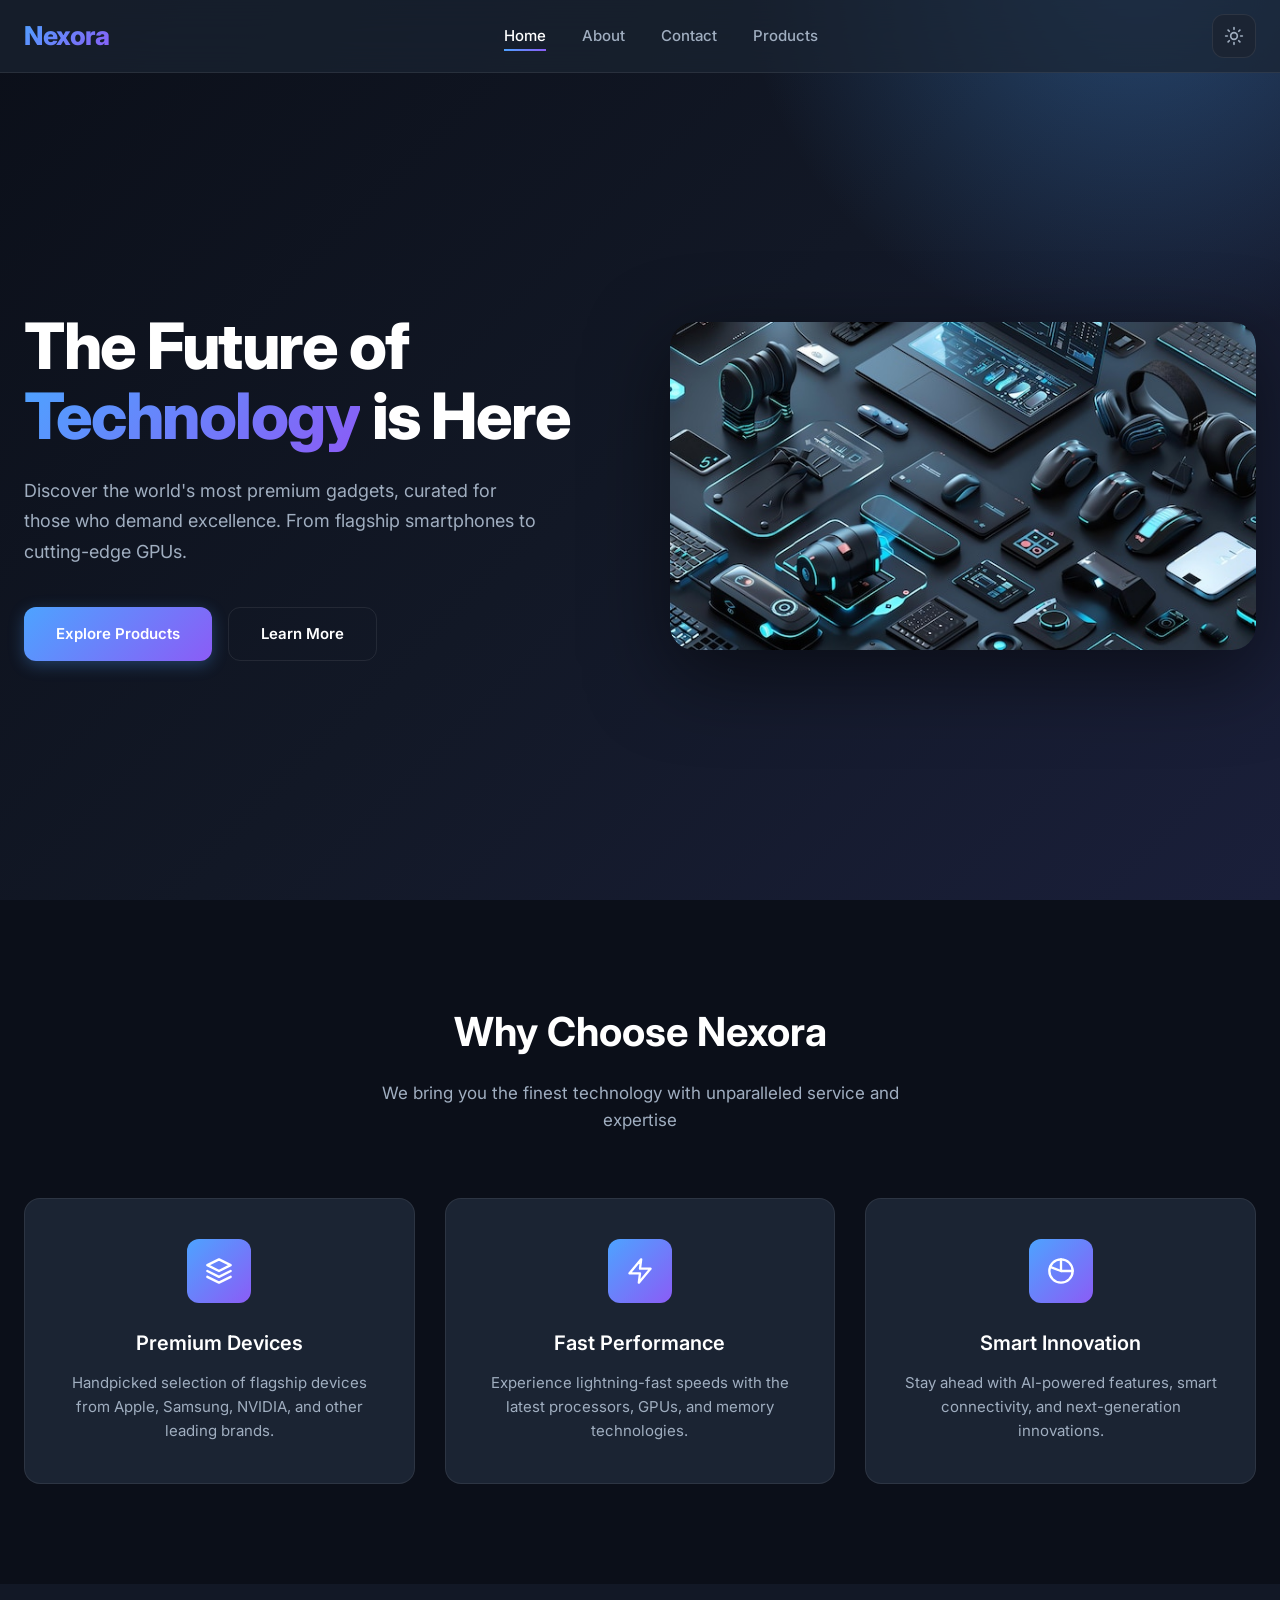
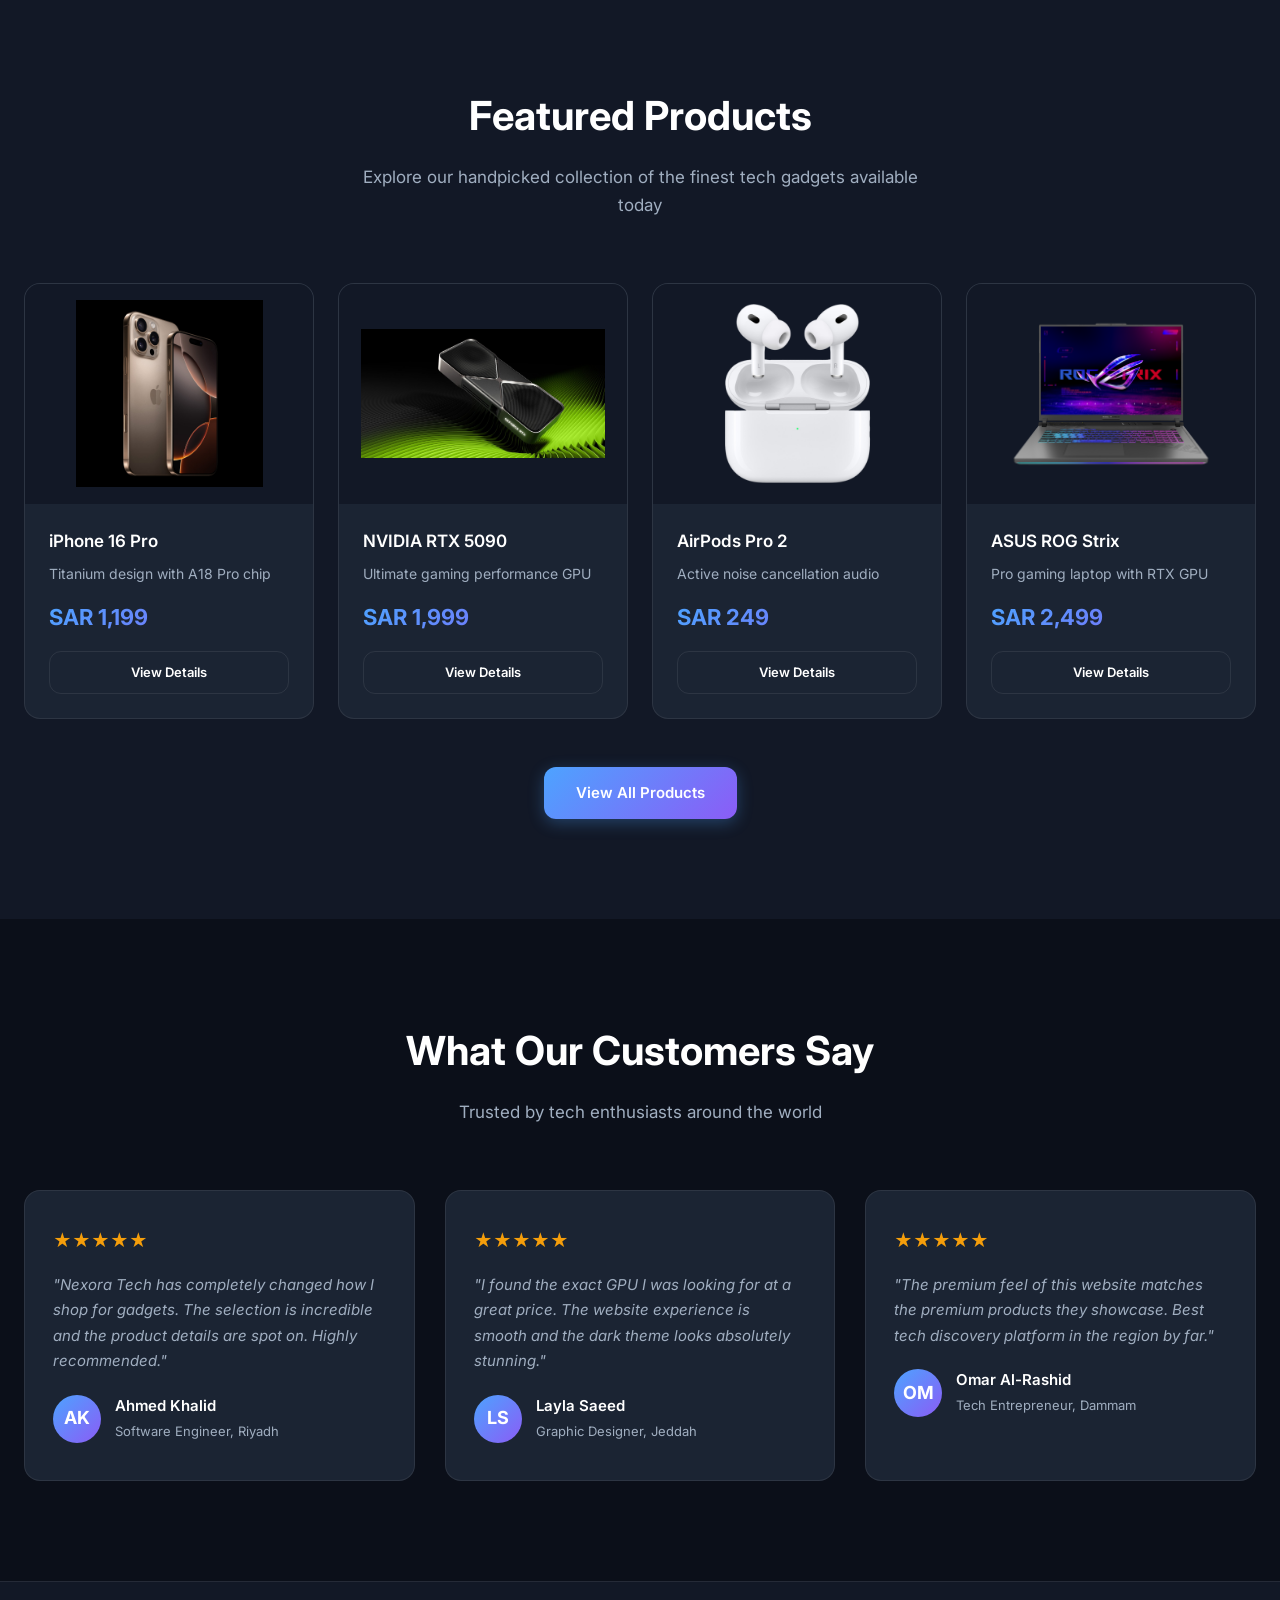
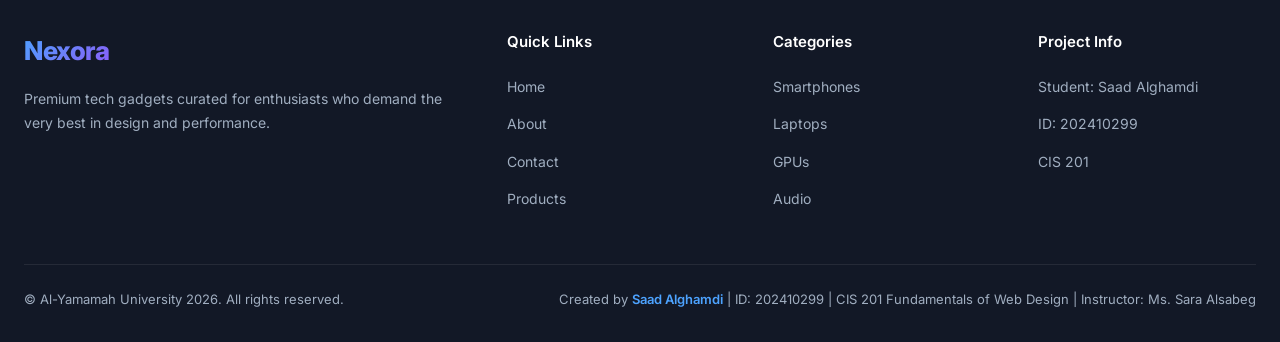
<file: index.html>
<!DOCTYPE html>
<html lang="en">
<head>
  <meta charset="UTF-8">
  <meta name="viewport" content="width=device-width, initial-scale=1.0">
  <title>Nexora Tech - Premium Gadgets</title>
  <link rel="stylesheet" href="MyStyle.css">
</head>
<body>

  <div class="page-loader">
    <div class="loader-spinner"></div>
  </div>

  <nav class="navbar">
    <div class="container">
      <a href="index.html" class="logo">Nexora</a>
      <ul class="nav-links" id="nav-links">
        <li><a href="index.html">Home</a></li>
        <li><a href="about.html">About</a></li>
        <li><a href="contact.html">Contact</a></li>
        <li><a href="product.html">Products</a></li>
      </ul>
      <div class="nav-actions">
        <button class="theme-toggle" id="theme-toggle" aria-label="Toggle theme">
          <svg xmlns="http://www.w3.org/2000/svg" width="20" height="20" viewBox="0 0 24 24" fill="none" stroke="currentColor" stroke-width="2" stroke-linecap="round" stroke-linejoin="round"><circle cx="12" cy="12" r="4"></circle><path d="M12 2v2"></path><path d="M12 20v2"></path><path d="m4.93 4.93 1.41 1.41"></path><path d="m17.66 17.66 1.41 1.41"></path><path d="M2 12h2"></path><path d="M20 12h2"></path><path d="m6.34 17.66-1.41 1.41"></path><path d="m19.07 4.93-1.41 1.41"></path></svg>
        </button>
        <button class="mobile-menu-btn" id="mobile-menu-btn" aria-label="Menu">
          <svg xmlns="http://www.w3.org/2000/svg" width="24" height="24" viewBox="0 0 24 24" fill="none" stroke="currentColor" stroke-width="2" stroke-linecap="round" stroke-linejoin="round"><line x1="4" y1="6" x2="20" y2="6"></line><line x1="4" y1="12" x2="20" y2="12"></line><line x1="4" y1="18" x2="20" y2="18"></line></svg>
        </button>
      </div>
    </div>
  </nav>

  <section class="hero">
    <div class="container">
      <div class="hero-content fade-in">
        <h1>The Future of <span>Technology</span> is Here</h1>
        <p>Discover the world's most premium gadgets, curated for those who demand excellence. From flagship smartphones to cutting-edge GPUs.</p>
        <div class="hero-buttons">
          <a href="product.html" class="btn btn-primary">Explore Products</a>
          <a href="about.html" class="btn btn-outline">Learn More</a>
        </div>
      </div>
      <div class="hero-image fade-in stagger-2">
        <img src="images/renamed/hero-bg.png" alt="Premium Tech Collection">
      </div>
    </div>
  </section>

  <section class="section">
    <div class="container">
      <div class="section-header fade-in">
        <h2>Why Choose Nexora</h2>
        <p>We bring you the finest technology with unparalleled service and expertise</p>
      </div>
      <div class="features-grid">
        <div class="feature-card fade-in stagger-1">
          <div class="feature-icon">
            <svg xmlns="http://www.w3.org/2000/svg" width="28" height="28" viewBox="0 0 24 24" fill="none" stroke="currentColor" stroke-width="2" stroke-linecap="round" stroke-linejoin="round"><path d="M12 2L2 7l10 5 10-5-10-5z"></path><path d="M2 17l10 5 10-5"></path><path d="M2 12l10 5 10-5"></path></svg>
          </div>
          <h3>Premium Devices</h3>
          <p>Handpicked selection of flagship devices from Apple, Samsung, NVIDIA, and other leading brands.</p>
        </div>
        <div class="feature-card fade-in stagger-2">
          <div class="feature-icon">
            <svg xmlns="http://www.w3.org/2000/svg" width="28" height="28" viewBox="0 0 24 24" fill="none" stroke="currentColor" stroke-width="2" stroke-linecap="round" stroke-linejoin="round"><polygon points="13 2 3 14 12 14 11 22 21 10 12 10 13 2"></polygon></svg>
          </div>
          <h3>Fast Performance</h3>
          <p>Experience lightning-fast speeds with the latest processors, GPUs, and memory technologies.</p>
        </div>
        <div class="feature-card fade-in stagger-3">
          <div class="feature-icon">
            <svg xmlns="http://www.w3.org/2000/svg" width="28" height="28" viewBox="0 0 24 24" fill="none" stroke="currentColor" stroke-width="2" stroke-linecap="round" stroke-linejoin="round"><path d="M12 2a10 10 0 1 0 10 10H12V2z"></path><path d="M12 2a10 10 0 0 1 10 10"></path><path d="M12 12 2.6 8.4"></path></svg>
          </div>
          <h3>Smart Innovation</h3>
          <p>Stay ahead with AI-powered features, smart connectivity, and next-generation innovations.</p>
        </div>
      </div>
    </div>
  </section>

  <section class="section" style="background: var(--bg-secondary);">
    <div class="container">
      <div class="section-header fade-in">
        <h2>Featured Products</h2>
        <p>Explore our handpicked collection of the finest tech gadgets available today</p>
      </div>
      <div class="products-grid">
        <div class="product-card fade-in stagger-1">
          <div class="product-image">
            <img src="images/renamed/iphone16pro.png" alt="iPhone 16 Pro">
          </div>
          <div class="product-info">
            <h4>iPhone 16 Pro</h4>
            <p>Titanium design with A18 Pro chip</p>
            <span class="product-price">SAR 1,199</span>
            <a href="product.html" class="btn btn-outline btn-sm" style="width: 100%;">View Details</a>
          </div>
        </div>
        <div class="product-card fade-in stagger-2">
          <div class="product-image">
            <img src="images/renamed/rtx5090.png" alt="NVIDIA RTX 5090">
          </div>
          <div class="product-info">
            <h4>NVIDIA RTX 5090</h4>
            <p>Ultimate gaming performance GPU</p>
            <span class="product-price">SAR 1,999</span>
            <a href="product.html" class="btn btn-outline btn-sm" style="width: 100%;">View Details</a>
          </div>
        </div>
        <div class="product-card fade-in stagger-3">
          <div class="product-image">
            <img src="images/renamed/airpodspro.png" alt="AirPods Pro 2">
          </div>
          <div class="product-info">
            <h4>AirPods Pro 2</h4>
            <p>Active noise cancellation audio</p>
            <span class="product-price">SAR 249</span>
            <a href="product.html" class="btn btn-outline btn-sm" style="width: 100%;">View Details</a>
          </div>
        </div>
        <div class="product-card fade-in stagger-4">
          <div class="product-image">
            <img src="images/renamed/asus-rog.png" alt="ASUS ROG Strix">
          </div>
          <div class="product-info">
            <h4>ASUS ROG Strix</h4>
            <p>Pro gaming laptop with RTX GPU</p>
            <span class="product-price">SAR 2,499</span>
            <a href="product.html" class="btn btn-outline btn-sm" style="width: 100%;">View Details</a>
          </div>
        </div>
      </div>
      <div style="text-align: center; margin-top: 48px;">
        <a href="product.html" class="btn btn-primary">View All Products</a>
      </div>
    </div>
  </section>

  <section class="section">
    <div class="container">
      <div class="section-header fade-in">
        <h2>What Our Customers Say</h2>
        <p>Trusted by tech enthusiasts around the world</p>
      </div>
      <div class="testimonials-grid">
        <div class="testimonial-card fade-in stagger-1">
          <div class="testimonial-stars">&#9733;&#9733;&#9733;&#9733;&#9733;</div>
          <p class="testimonial-text">"Nexora Tech has completely changed how I shop for gadgets. The selection is incredible and the product details are spot on. Highly recommended."</p>
          <div class="testimonial-author">
            <div class="testimonial-avatar">AK</div>
            <div class="testimonial-author-info">
              <h5>Ahmed Khalid</h5>
              <span>Software Engineer, Riyadh</span>
            </div>
          </div>
        </div>
        <div class="testimonial-card fade-in stagger-2">
          <div class="testimonial-stars">&#9733;&#9733;&#9733;&#9733;&#9733;</div>
          <p class="testimonial-text">"I found the exact GPU I was looking for at a great price. The website experience is smooth and the dark theme looks absolutely stunning."</p>
          <div class="testimonial-author">
            <div class="testimonial-avatar">LS</div>
            <div class="testimonial-author-info">
              <h5>Layla Saeed</h5>
              <span>Graphic Designer, Jeddah</span>
            </div>
          </div>
        </div>
        <div class="testimonial-card fade-in stagger-3">
          <div class="testimonial-stars">&#9733;&#9733;&#9733;&#9733;&#9733;</div>
          <p class="testimonial-text">"The premium feel of this website matches the premium products they showcase. Best tech discovery platform in the region by far."</p>
          <div class="testimonial-author">
            <div class="testimonial-avatar">OM</div>
            <div class="testimonial-author-info">
              <h5>Omar Al-Rashid</h5>
              <span>Tech Entrepreneur, Dammam</span>
            </div>
          </div>
        </div>
      </div>
    </div>
  </section>

  <footer class="footer">
    <div class="container">
      <div class="footer-content">
        <div class="footer-brand">
          <a href="index.html" class="logo">Nexora</a>
          <p>Premium tech gadgets curated for enthusiasts who demand the very best in design and performance.</p>
        </div>
        <div class="footer-col">
          <h4>Quick Links</h4>
          <ul>
            <li><a href="index.html">Home</a></li>
            <li><a href="about.html">About</a></li>
            <li><a href="contact.html">Contact</a></li>
            <li><a href="product.html">Products</a></li>
          </ul>
        </div>
        <div class="footer-col">
          <h4>Categories</h4>
          <ul>
            <li><a href="product.html">Smartphones</a></li>
            <li><a href="product.html">Laptops</a></li>
            <li><a href="product.html">GPUs</a></li>
            <li><a href="product.html">Audio</a></li>
          </ul>
        </div>
        <div class="footer-col">
          <h4>Project Info</h4>
          <ul>
            <li><a href="about.html">Student: Saad Alghamdi</a></li>
            <li><a href="about.html">ID: 202410299</a></li>
            <li><a href="about.html">CIS 201</a></li>
          </ul>
        </div>
      </div>
      <div class="footer-bottom">
        <p>&copy; Al-Yamamah University 2026. All rights reserved.</p>
        <p class="footer-student">Created by <span>Saad Alghamdi</span> | ID: 202410299 | CIS 201 Fundamentals of Web Design | Instructor: Ms. Sara Alsabeg</p>
      </div>
    </div>
  </footer>

  <script src="Myjs.js"></script>
</body>
</html>
</file>
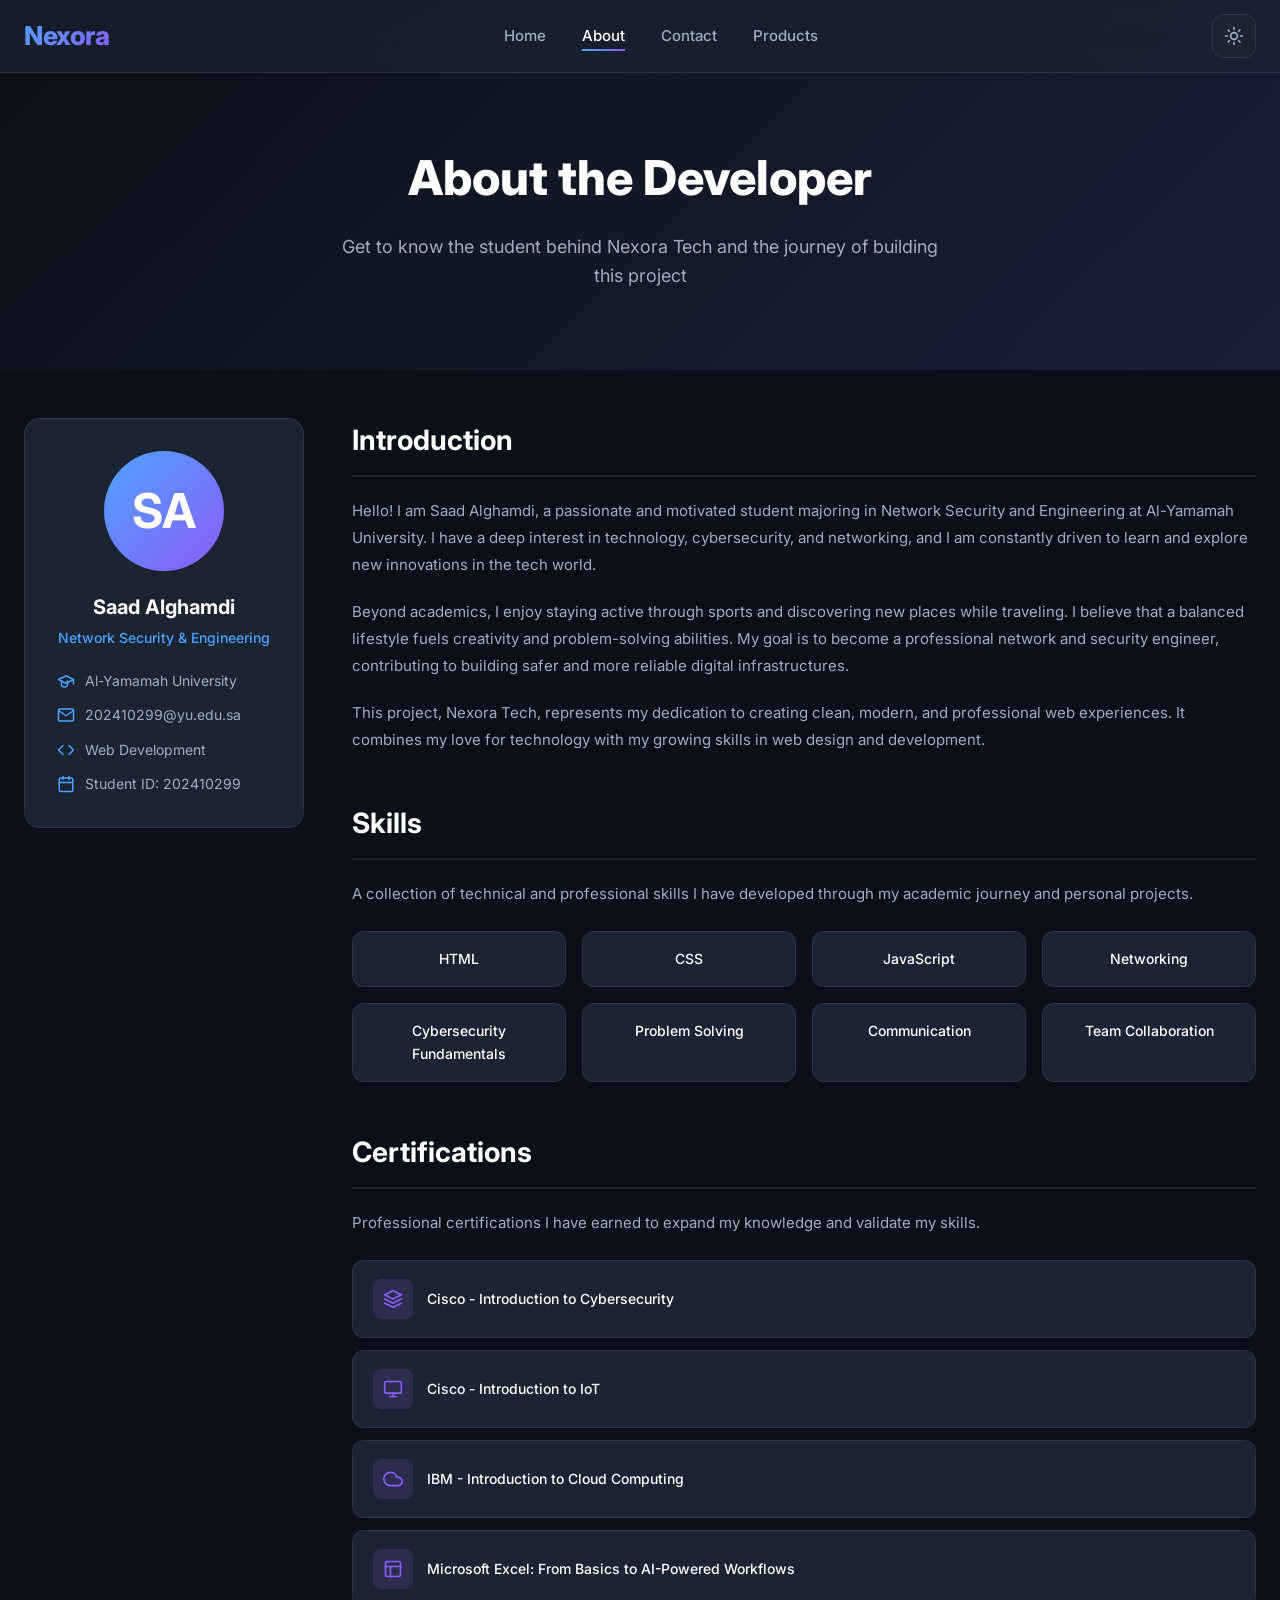
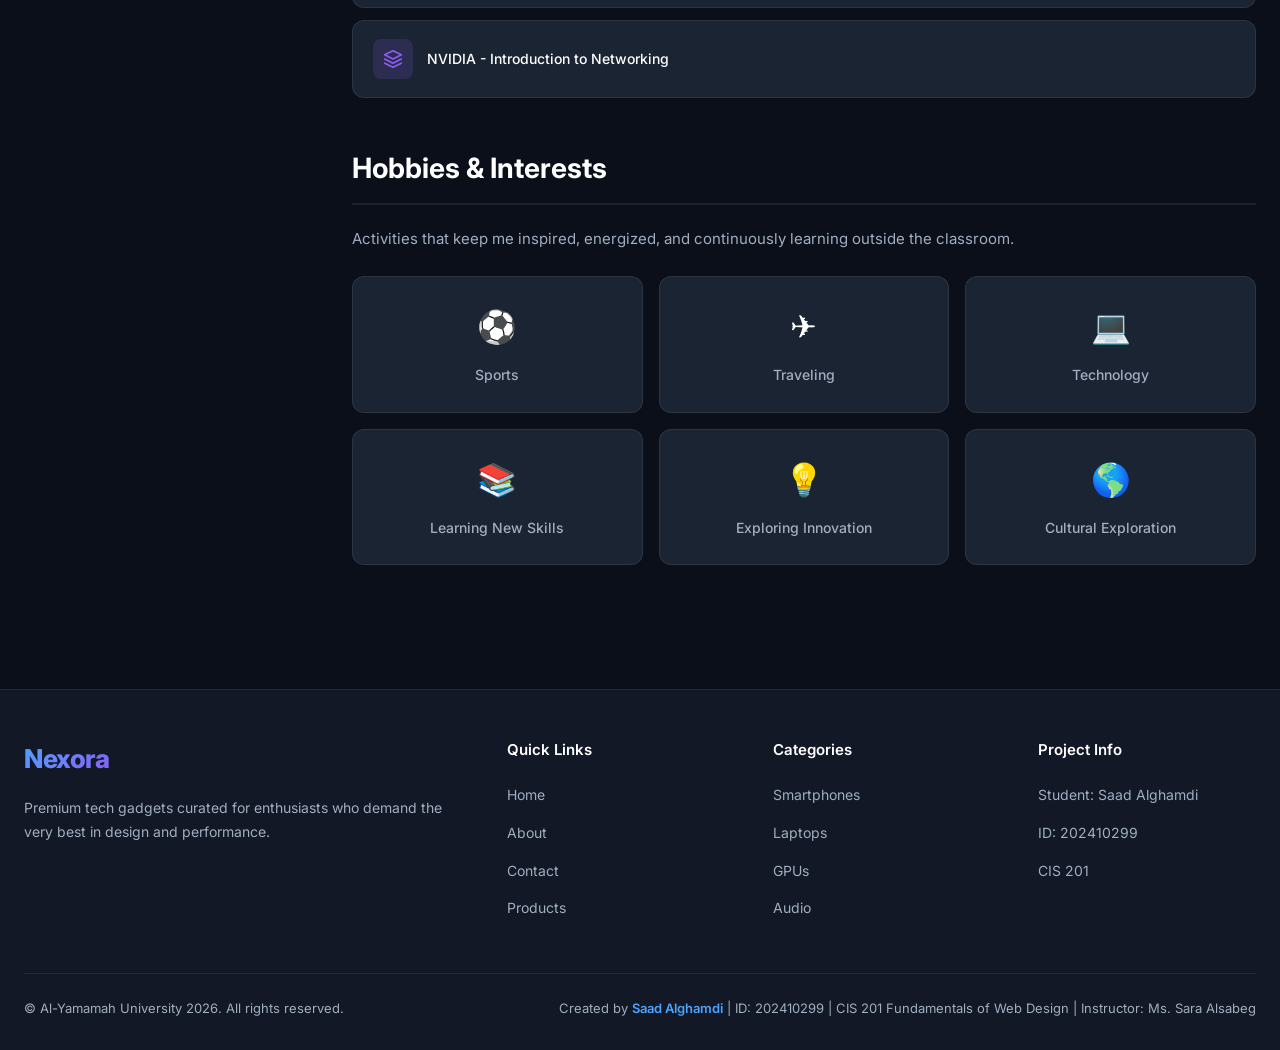
<file: about.html>
<!DOCTYPE html>
<html lang="en">
<head>
  <meta charset="UTF-8">
  <meta name="viewport" content="width=device-width, initial-scale=1.0">
  <title>About - Nexora Tech</title>
  <link rel="stylesheet" href="MyStyle.css">
</head>
<body>

  <div class="page-loader">
    <div class="loader-spinner"></div>
  </div>

  <nav class="navbar">
    <div class="container">
      <a href="index.html" class="logo">Nexora</a>
      <ul class="nav-links" id="nav-links">
        <li><a href="index.html">Home</a></li>
        <li><a href="about.html">About</a></li>
        <li><a href="contact.html">Contact</a></li>
        <li><a href="product.html">Products</a></li>
      </ul>
      <div class="nav-actions">
        <button class="theme-toggle" id="theme-toggle" aria-label="Toggle theme">
          <svg xmlns="http://www.w3.org/2000/svg" width="20" height="20" viewBox="0 0 24 24" fill="none" stroke="currentColor" stroke-width="2" stroke-linecap="round" stroke-linejoin="round"><circle cx="12" cy="12" r="4"></circle><path d="M12 2v2"></path><path d="M12 20v2"></path><path d="m4.93 4.93 1.41 1.41"></path><path d="m17.66 17.66 1.41 1.41"></path><path d="M2 12h2"></path><path d="M20 12h2"></path><path d="m6.34 17.66-1.41 1.41"></path><path d="m19.07 4.93-1.41 1.41"></path></svg>
        </button>
        <button class="mobile-menu-btn" id="mobile-menu-btn" aria-label="Menu">
          <svg xmlns="http://www.w3.org/2000/svg" width="24" height="24" viewBox="0 0 24 24" fill="none" stroke="currentColor" stroke-width="2" stroke-linecap="round" stroke-linejoin="round"><line x1="4" y1="6" x2="20" y2="6"></line><line x1="4" y1="12" x2="20" y2="12"></line><line x1="4" y1="18" x2="20" y2="18"></line></svg>
        </button>
      </div>
    </div>
  </nav>

  <div class="about-hero">
    <div class="container">
      <h1>About the Developer</h1>
      <p>Get to know the student behind Nexora Tech and the journey of building this project</p>
    </div>
  </div>

  <section class="section" style="padding-top: 0;">
    <div class="container">
      <div class="about-grid">
        <aside class="about-sidebar fade-in">
          <div class="about-avatar">SA</div>
          <h3>Saad Alghamdi</h3>
          <p class="major">Network Security &amp; Engineering</p>
          <div class="about-sidebar-info">
            <div class="about-info-item">
              <svg xmlns="http://www.w3.org/2000/svg" viewBox="0 0 24 24" fill="none" stroke="currentColor" stroke-width="2" stroke-linecap="round" stroke-linejoin="round"><path d="M22 10v6M2 10l10-5 10 5-10 5z"></path><path d="M6 12v5c0 1.66 1.79 3 4 3s4-1.34 4-3v-5"></path></svg>
              <span>Al-Yamamah University</span>
            </div>
            <div class="about-info-item">
              <svg xmlns="http://www.w3.org/2000/svg" viewBox="0 0 24 24" fill="none" stroke="currentColor" stroke-width="2" stroke-linecap="round" stroke-linejoin="round"><path d="M4 4h16c1.1 0 2 .9 2 2v12c0 1.1-.9 2-2 2H4c-1.1 0-2-.9-2-2V6c0-1.1.9-2 2-2z"></path><polyline points="22,6 12,13 2,6"></polyline></svg>
              <span>202410299@yu.edu.sa</span>
            </div>
            <div class="about-info-item">
              <svg xmlns="http://www.w3.org/2000/svg" viewBox="0 0 24 24" fill="none" stroke="currentColor" stroke-width="2" stroke-linecap="round" stroke-linejoin="round"><polyline points="16 18 22 12 16 6"></polyline><polyline points="8 6 2 12 8 18"></polyline></svg>
              <span>Web Development</span>
            </div>
            <div class="about-info-item">
              <svg xmlns="http://www.w3.org/2000/svg" viewBox="0 0 24 24" fill="none" stroke="currentColor" stroke-width="2" stroke-linecap="round" stroke-linejoin="round"><rect x="3" y="4" width="18" height="18" rx="2" ry="2"></rect><line x1="16" y1="2" x2="16" y2="6"></line><line x1="8" y1="2" x2="8" y2="6"></line><line x1="3" y1="10" x2="21" y2="10"></line></svg>
              <span>Student ID: 202410299</span>
            </div>
          </div>
        </aside>

        <div class="about-content">
          <div class="fade-in">
            <h2>Introduction</h2>
            <p>Hello! I am Saad Alghamdi, a passionate and motivated student majoring in Network Security and Engineering at Al-Yamamah University. I have a deep interest in technology, cybersecurity, and networking, and I am constantly driven to learn and explore new innovations in the tech world.</p>
            <p>Beyond academics, I enjoy staying active through sports and discovering new places while traveling. I believe that a balanced lifestyle fuels creativity and problem-solving abilities. My goal is to become a professional network and security engineer, contributing to building safer and more reliable digital infrastructures.</p>
            <p>This project, Nexora Tech, represents my dedication to creating clean, modern, and professional web experiences. It combines my love for technology with my growing skills in web design and development.</p>
          </div>

          <div class="fade-in" style="margin-top: 48px;">
            <h2>Skills</h2>
            <p>A collection of technical and professional skills I have developed through my academic journey and personal projects.</p>
            <div class="skills-grid">
              <div class="skill-badge">HTML</div>
              <div class="skill-badge">CSS</div>
              <div class="skill-badge">JavaScript</div>
              <div class="skill-badge">Networking</div>
              <div class="skill-badge">Cybersecurity Fundamentals</div>
              <div class="skill-badge">Problem Solving</div>
              <div class="skill-badge">Communication</div>
              <div class="skill-badge">Team Collaboration</div>
            </div>
          </div>

          <div class="fade-in" style="margin-top: 48px;">
            <h2>Certifications</h2>
            <p>Professional certifications I have earned to expand my knowledge and validate my skills.</p>
            <div class="cert-list">
              <div class="cert-item">
                <div class="cert-icon">
                  <svg xmlns="http://www.w3.org/2000/svg" width="20" height="20" viewBox="0 0 24 24" fill="none" stroke="currentColor" stroke-width="2" stroke-linecap="round" stroke-linejoin="round"><path d="M12 2L2 7l10 5 10-5-10-5z"></path><path d="M2 17l10 5 10-5"></path><path d="M2 12l10 5 10-5"></path></svg>
                </div>
                <span>Cisco - Introduction to Cybersecurity</span>
              </div>
              <div class="cert-item">
                <div class="cert-icon">
                  <svg xmlns="http://www.w3.org/2000/svg" width="20" height="20" viewBox="0 0 24 24" fill="none" stroke="currentColor" stroke-width="2" stroke-linecap="round" stroke-linejoin="round"><rect x="2" y="3" width="20" height="14" rx="2" ry="2"></rect><line x1="8" y1="21" x2="16" y2="21"></line><line x1="12" y1="17" x2="12" y2="21"></line></svg>
                </div>
                <span>Cisco - Introduction to IoT</span>
              </div>
              <div class="cert-item">
                <div class="cert-icon">
                  <svg xmlns="http://www.w3.org/2000/svg" width="20" height="20" viewBox="0 0 24 24" fill="none" stroke="currentColor" stroke-width="2" stroke-linecap="round" stroke-linejoin="round"><path d="M18 10h-1.26A8 8 0 1 0 9 20h9a5 5 0 0 0 0-10z"></path></svg>
                </div>
                <span>IBM - Introduction to Cloud Computing</span>
              </div>
              <div class="cert-item">
                <div class="cert-icon">
                  <svg xmlns="http://www.w3.org/2000/svg" width="20" height="20" viewBox="0 0 24 24" fill="none" stroke="currentColor" stroke-width="2" stroke-linecap="round" stroke-linejoin="round"><rect x="3" y="3" width="18" height="18" rx="2" ry="2"></rect><line x1="3" y1="9" x2="21" y2="9"></line><line x1="9" y1="21" x2="9" y2="9"></line></svg>
                </div>
                <span>Microsoft Excel: From Basics to AI-Powered Workflows</span>
              </div>
              <div class="cert-item">
                <div class="cert-icon">
                  <svg xmlns="http://www.w3.org/2000/svg" width="20" height="20" viewBox="0 0 24 24" fill="none" stroke="currentColor" stroke-width="2" stroke-linecap="round" stroke-linejoin="round"><polygon points="12 2 2 7 12 12 22 7 12 2"></polygon><polyline points="2 17 12 22 22 17"></polyline><polyline points="2 12 12 17 22 12"></polyline></svg>
                </div>
                <span>NVIDIA - Introduction to Networking</span>
              </div>
            </div>
          </div>

          <div class="fade-in" style="margin-top: 48px;">
            <h2>Hobbies &amp; Interests</h2>
            <p>Activities that keep me inspired, energized, and continuously learning outside the classroom.</p>
            <div class="hobbies-grid">
              <div class="hobby-card">
                <div class="hobby-icon">&#9917;</div>
                <span>Sports</span>
              </div>
              <div class="hobby-card">
                <div class="hobby-icon">&#9992;</div>
                <span>Traveling</span>
              </div>
              <div class="hobby-card">
                <div class="hobby-icon">&#128187;</div>
                <span>Technology</span>
              </div>
              <div class="hobby-card">
                <div class="hobby-icon">&#128218;</div>
                <span>Learning New Skills</span>
              </div>
              <div class="hobby-card">
                <div class="hobby-icon">&#128161;</div>
                <span>Exploring Innovation</span>
              </div>
              <div class="hobby-card">
                <div class="hobby-icon">&#127758;</div>
                <span>Cultural Exploration</span>
              </div>
            </div>
          </div>

        </div>
      </div>
    </div>
  </section>

  <footer class="footer">
    <div class="container">
      <div class="footer-content">
        <div class="footer-brand">
          <a href="index.html" class="logo">Nexora</a>
          <p>Premium tech gadgets curated for enthusiasts who demand the very best in design and performance.</p>
        </div>
        <div class="footer-col">
          <h4>Quick Links</h4>
          <ul>
            <li><a href="index.html">Home</a></li>
            <li><a href="about.html">About</a></li>
            <li><a href="contact.html">Contact</a></li>
            <li><a href="product.html">Products</a></li>
          </ul>
        </div>
        <div class="footer-col">
          <h4>Categories</h4>
          <ul>
            <li><a href="product.html">Smartphones</a></li>
            <li><a href="product.html">Laptops</a></li>
            <li><a href="product.html">GPUs</a></li>
            <li><a href="product.html">Audio</a></li>
          </ul>
        </div>
        <div class="footer-col">
          <h4>Project Info</h4>
          <ul>
            <li><a href="about.html">Student: Saad Alghamdi</a></li>
            <li><a href="about.html">ID: 202410299</a></li>
            <li><a href="about.html">CIS 201</a></li>
          </ul>
        </div>
      </div>
      <div class="footer-bottom">
        <p>&copy; Al-Yamamah University 2026. All rights reserved.</p>
        <p class="footer-student">Created by <span>Saad Alghamdi</span> | ID: 202410299 | CIS 201 Fundamentals of Web Design | Instructor: Ms. Sara Alsabeg</p>
      </div>
    </div>
  </footer>

  <script src="Myjs.js"></script>
</body>
</html>
</file>
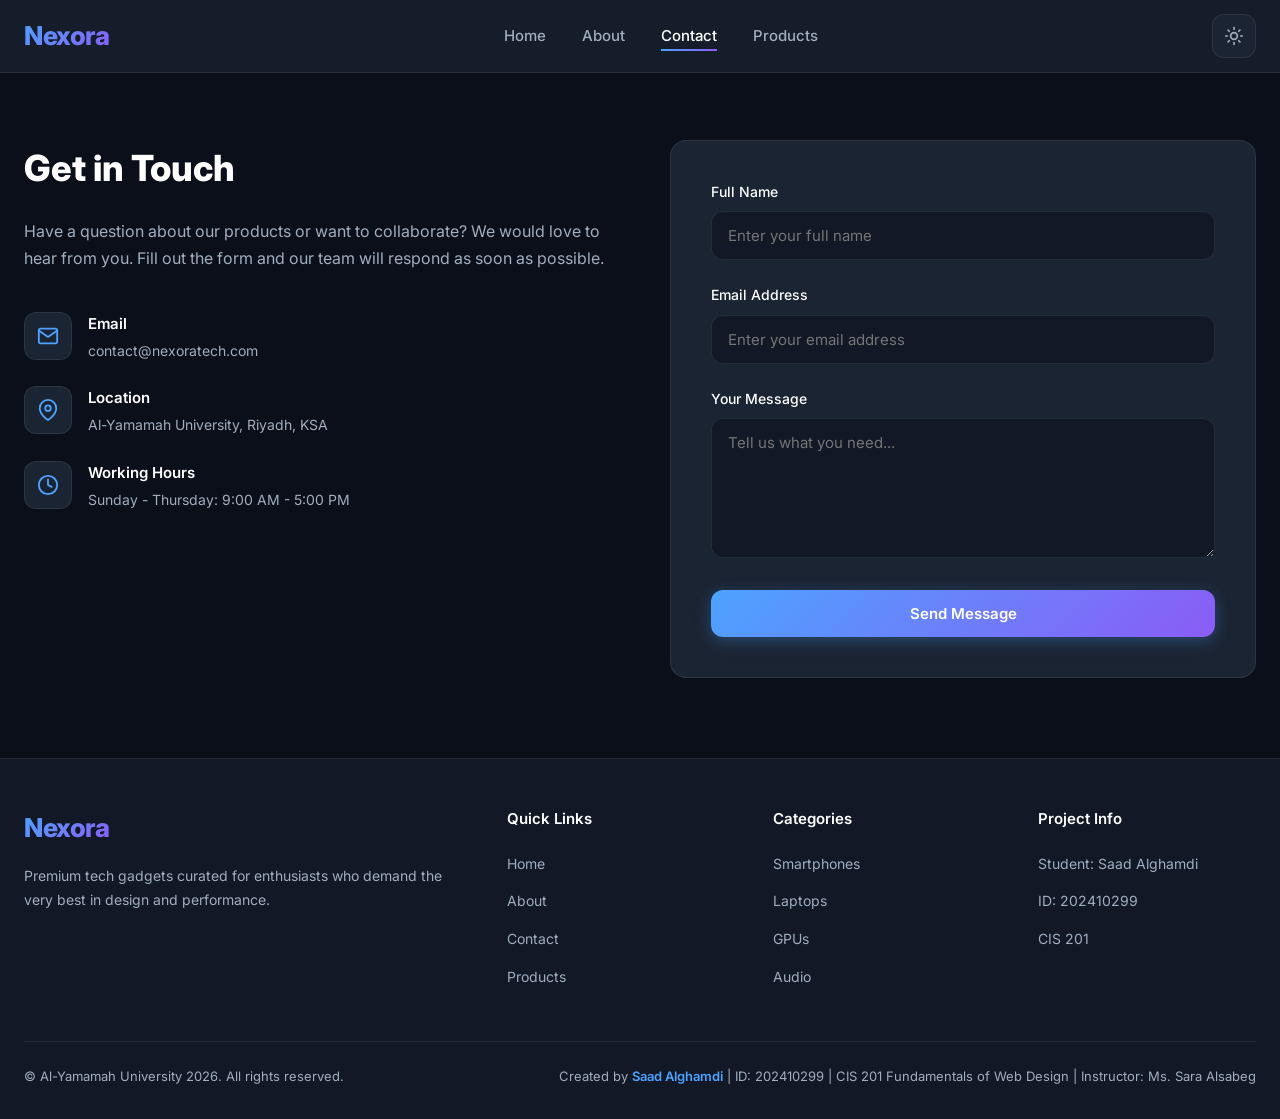
<file: contact.html>
<!DOCTYPE html>
<html lang="en">
<head>
  <meta charset="UTF-8">
  <meta name="viewport" content="width=device-width, initial-scale=1.0">
  <title>Contact - Nexora Tech</title>
  <link rel="stylesheet" href="MyStyle.css">
</head>
<body>

  <div class="page-loader">
    <div class="loader-spinner"></div>
  </div>

  <nav class="navbar">
    <div class="container">
      <a href="index.html" class="logo">Nexora</a>
      <ul class="nav-links" id="nav-links">
        <li><a href="index.html">Home</a></li>
        <li><a href="about.html">About</a></li>
        <li><a href="contact.html">Contact</a></li>
        <li><a href="product.html">Products</a></li>
      </ul>
      <div class="nav-actions">
        <button class="theme-toggle" id="theme-toggle" aria-label="Toggle theme">
          <svg xmlns="http://www.w3.org/2000/svg" width="20" height="20" viewBox="0 0 24 24" fill="none" stroke="currentColor" stroke-width="2" stroke-linecap="round" stroke-linejoin="round"><circle cx="12" cy="12" r="4"></circle><path d="M12 2v2"></path><path d="M12 20v2"></path><path d="m4.93 4.93 1.41 1.41"></path><path d="m17.66 17.66 1.41 1.41"></path><path d="M2 12h2"></path><path d="M20 12h2"></path><path d="m6.34 17.66-1.41 1.41"></path><path d="m19.07 4.93-1.41 1.41"></path></svg>
        </button>
        <button class="mobile-menu-btn" id="mobile-menu-btn" aria-label="Menu">
          <svg xmlns="http://www.w3.org/2000/svg" width="24" height="24" viewBox="0 0 24 24" fill="none" stroke="currentColor" stroke-width="2" stroke-linecap="round" stroke-linejoin="round"><line x1="4" y1="6" x2="20" y2="6"></line><line x1="4" y1="12" x2="20" y2="12"></line><line x1="4" y1="18" x2="20" y2="18"></line></svg>
        </button>
      </div>
    </div>
  </nav>

  <section class="contact-section">
    <div class="container">
      <div class="contact-grid">
        <div class="contact-info fade-in">
          <h2>Get in Touch</h2>
          <p>Have a question about our products or want to collaborate? We would love to hear from you. Fill out the form and our team will respond as soon as possible.</p>

          <div class="contact-details">
            <div class="contact-item">
              <div class="contact-item-icon">
                <svg xmlns="http://www.w3.org/2000/svg" width="22" height="22" viewBox="0 0 24 24" fill="none" stroke="currentColor" stroke-width="2" stroke-linecap="round" stroke-linejoin="round"><path d="M4 4h16c1.1 0 2 .9 2 2v12c0 1.1-.9 2-2 2H4c-1.1 0-2-.9-2-2V6c0-1.1.9-2 2-2z"></path><polyline points="22,6 12,13 2,6"></polyline></svg>
              </div>
              <div>
                <h4>Email</h4>
                <p>contact@nexoratech.com</p>
              </div>
            </div>
            <div class="contact-item">
              <div class="contact-item-icon">
                <svg xmlns="http://www.w3.org/2000/svg" width="22" height="22" viewBox="0 0 24 24" fill="none" stroke="currentColor" stroke-width="2" stroke-linecap="round" stroke-linejoin="round"><path d="M21 10c0 7-9 13-9 13s-9-6-9-13a9 9 0 0 1 18 0z"></path><circle cx="12" cy="10" r="3"></circle></svg>
              </div>
              <div>
                <h4>Location</h4>
                <p>Al-Yamamah University, Riyadh, KSA</p>
              </div>
            </div>
            <div class="contact-item">
              <div class="contact-item-icon">
                <svg xmlns="http://www.w3.org/2000/svg" width="22" height="22" viewBox="0 0 24 24" fill="none" stroke="currentColor" stroke-width="2" stroke-linecap="round" stroke-linejoin="round"><circle cx="12" cy="12" r="10"></circle><polyline points="12 6 12 12 16 14"></polyline></svg>
              </div>
              <div>
                <h4>Working Hours</h4>
                <p>Sunday - Thursday: 9:00 AM - 5:00 PM</p>
              </div>
            </div>
          </div>
        </div>

        <div class="contact-form-wrapper fade-in stagger-2">
          <form id="contact-form" novalidate>
            <div class="form-group">
              <label for="name">Full Name</label>
              <input type="text" id="name" name="name" placeholder="Enter your full name">
              <span class="form-error">Please enter your name</span>
            </div>
            <div class="form-group">
              <label for="email">Email Address</label>
              <input type="email" id="email" name="email" placeholder="Enter your email address">
              <span class="form-error">Please enter a valid email</span>
            </div>
            <div class="form-group">
              <label for="message">Your Message</label>
              <textarea id="message" name="message" placeholder="Tell us what you need..."></textarea>
              <span class="form-error">Please enter your message (min 10 characters)</span>
            </div>
            <button type="submit" class="btn btn-primary" style="width: 100%;">Send Message</button>
          </form>
        </div>
      </div>
    </div>
  </section>

  <footer class="footer">
    <div class="container">
      <div class="footer-content">
        <div class="footer-brand">
          <a href="index.html" class="logo">Nexora</a>
          <p>Premium tech gadgets curated for enthusiasts who demand the very best in design and performance.</p>
        </div>
        <div class="footer-col">
          <h4>Quick Links</h4>
          <ul>
            <li><a href="index.html">Home</a></li>
            <li><a href="about.html">About</a></li>
            <li><a href="contact.html">Contact</a></li>
            <li><a href="product.html">Products</a></li>
          </ul>
        </div>
        <div class="footer-col">
          <h4>Categories</h4>
          <ul>
            <li><a href="product.html">Smartphones</a></li>
            <li><a href="product.html">Laptops</a></li>
            <li><a href="product.html">GPUs</a></li>
            <li><a href="product.html">Audio</a></li>
          </ul>
        </div>
        <div class="footer-col">
          <h4>Project Info</h4>
          <ul>
            <li><a href="about.html">Student: Saad Alghamdi</a></li>
            <li><a href="about.html">ID: 202410299</a></li>
            <li><a href="about.html">CIS 201</a></li>
          </ul>
        </div>
      </div>
      <div class="footer-bottom">
        <p>&copy; Al-Yamamah University 2026. All rights reserved.</p>
        <p class="footer-student">Created by <span>Saad Alghamdi</span> | ID: 202410299 | CIS 201 Fundamentals of Web Design | Instructor: Ms. Sara Alsabeg</p>
      </div>
    </div>
  </footer>

  <script src="Myjs.js"></script>
</body>
</html>
</file>
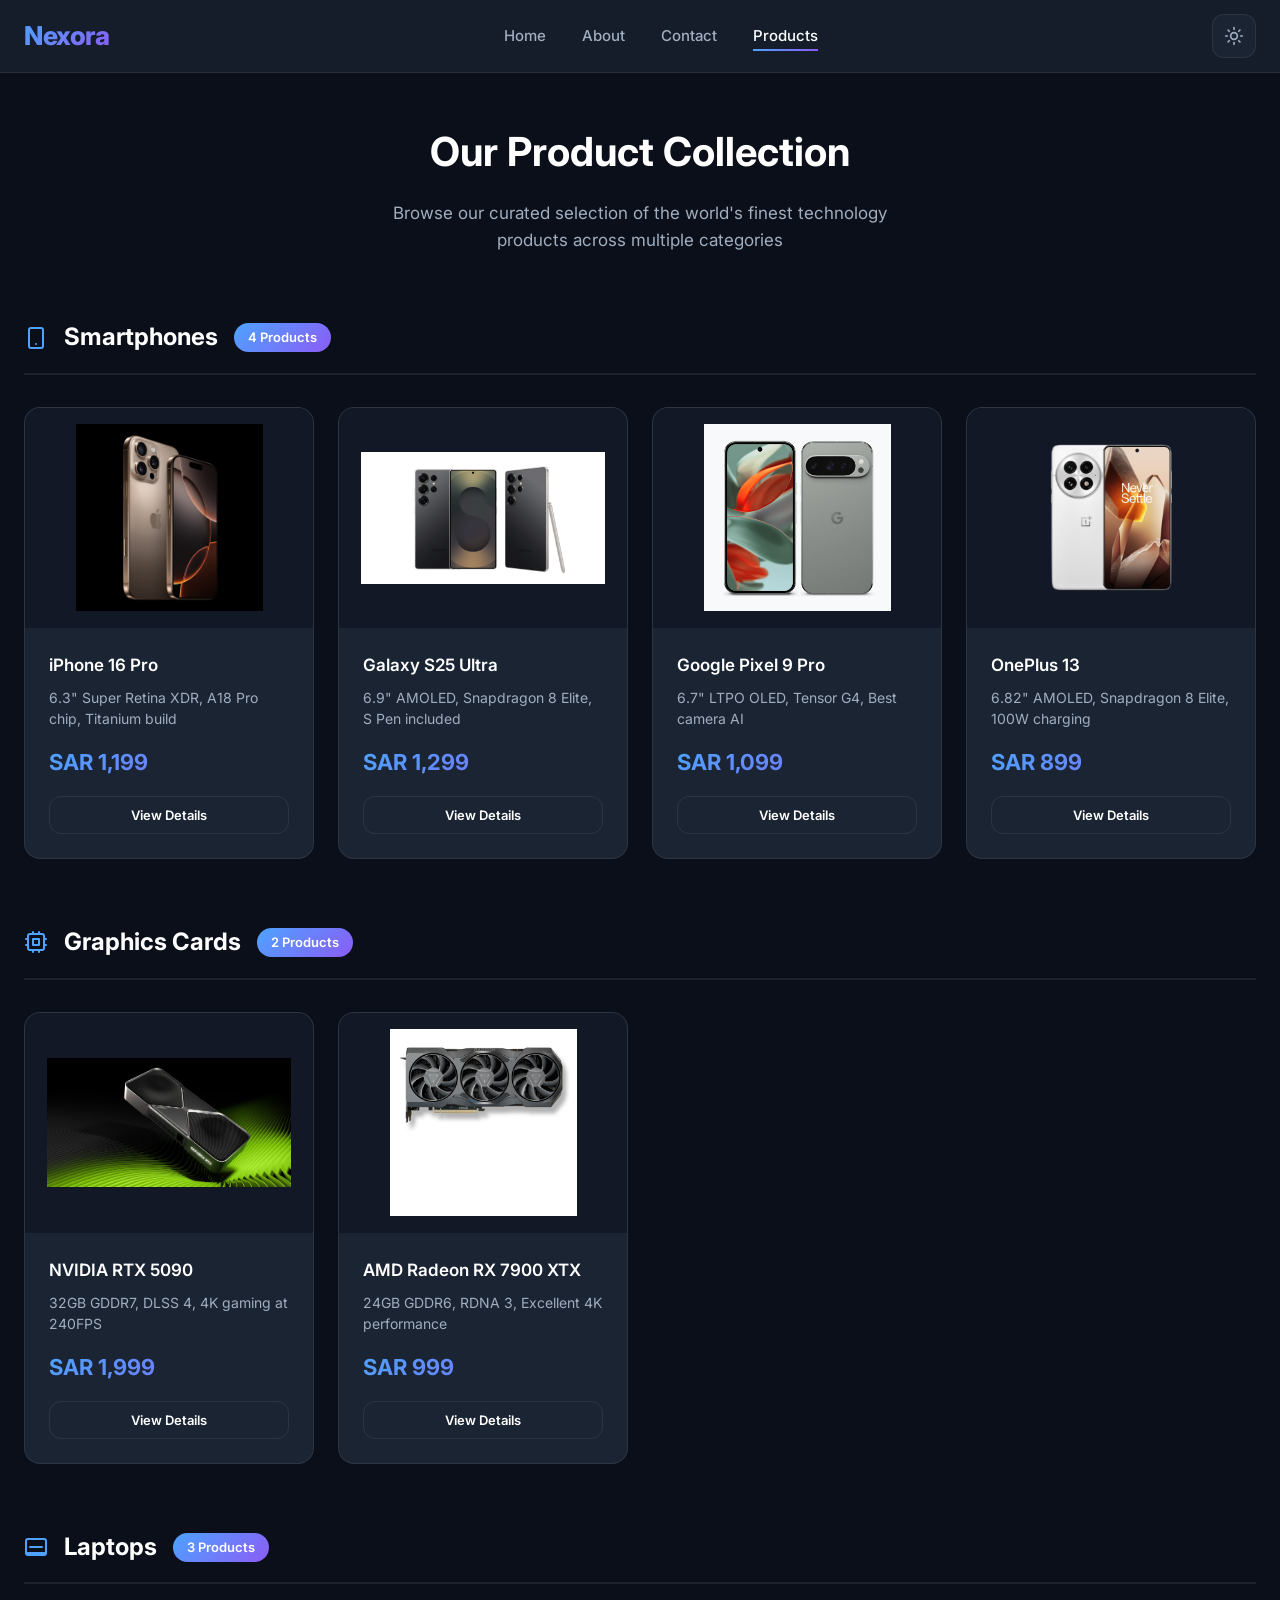
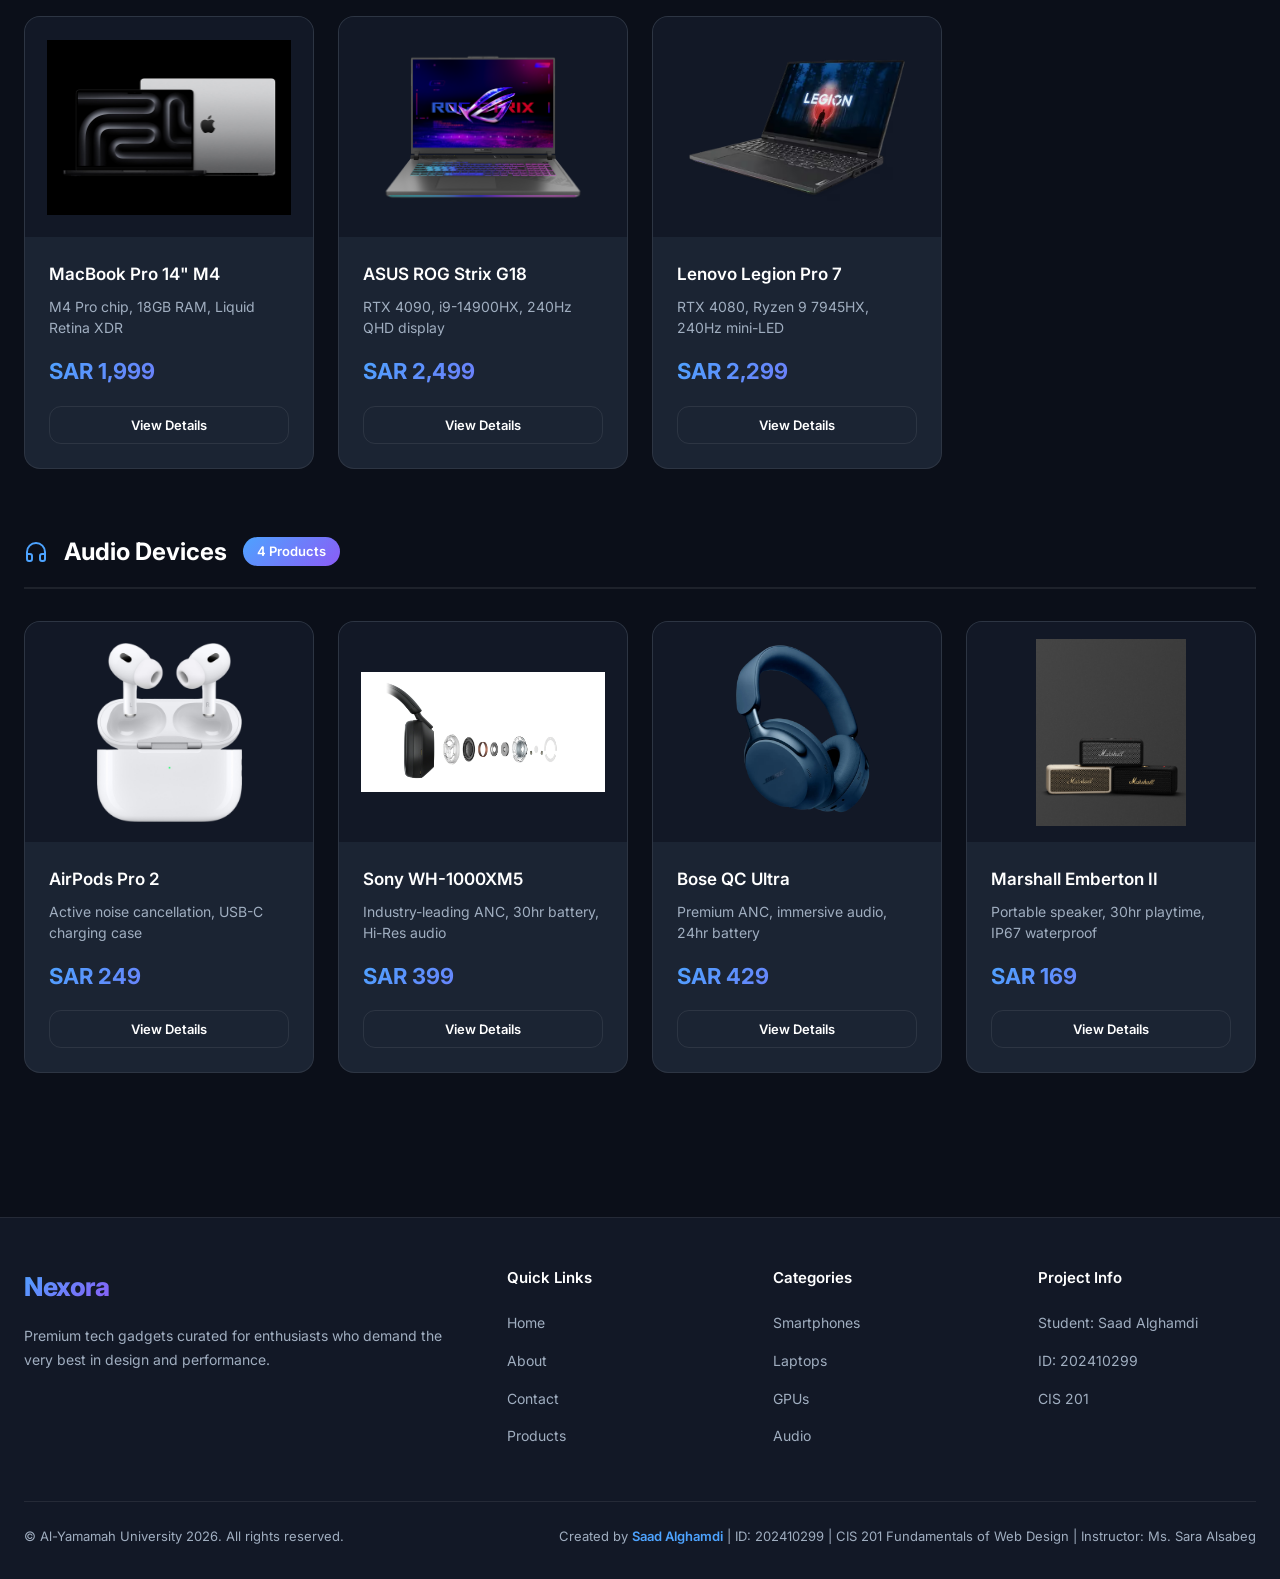
<file: product.html>
<!DOCTYPE html>
<html lang="en">
<head>
  <meta charset="UTF-8">
  <meta name="viewport" content="width=device-width, initial-scale=1.0">
  <title>Products - Nexora Tech</title>
  <link rel="stylesheet" href="MyStyle.css">
</head>
<body>

  <div class="page-loader">
    <div class="loader-spinner"></div>
  </div>

  <nav class="navbar">
    <div class="container">
      <a href="index.html" class="logo">Nexora</a>
      <ul class="nav-links" id="nav-links">
        <li><a href="index.html">Home</a></li>
        <li><a href="about.html">About</a></li>
        <li><a href="contact.html">Contact</a></li>
        <li><a href="product.html">Products</a></li>
      </ul>
      <div class="nav-actions">
        <button class="theme-toggle" id="theme-toggle" aria-label="Toggle theme">
          <svg xmlns="http://www.w3.org/2000/svg" width="20" height="20" viewBox="0 0 24 24" fill="none" stroke="currentColor" stroke-width="2" stroke-linecap="round" stroke-linejoin="round"><circle cx="12" cy="12" r="4"></circle><path d="M12 2v2"></path><path d="M12 20v2"></path><path d="m4.93 4.93 1.41 1.41"></path><path d="m17.66 17.66 1.41 1.41"></path><path d="M2 12h2"></path><path d="M20 12h2"></path><path d="m6.34 17.66-1.41 1.41"></path><path d="m19.07 4.93-1.41 1.41"></path></svg>
        </button>
        <button class="mobile-menu-btn" id="mobile-menu-btn" aria-label="Menu">
          <svg xmlns="http://www.w3.org/2000/svg" width="24" height="24" viewBox="0 0 24 24" fill="none" stroke="currentColor" stroke-width="2" stroke-linecap="round" stroke-linejoin="round"><line x1="4" y1="6" x2="20" y2="6"></line><line x1="4" y1="12" x2="20" y2="12"></line><line x1="4" y1="18" x2="20" y2="18"></line></svg>
        </button>
      </div>
    </div>
  </nav>

  <section class="contact-section" style="padding-top: 120px;">
    <div class="container">
      <div class="section-header fade-in">
        <h2>Our Product Collection</h2>
        <p>Browse our curated selection of the world's finest technology products across multiple categories</p>
      </div>

      <div class="category-section fade-in">
        <div class="category-header">
          <svg xmlns="http://www.w3.org/2000/svg" width="24" height="24" viewBox="0 0 24 24" fill="none" stroke="currentColor" stroke-width="2" stroke-linecap="round" stroke-linejoin="round" style="color: var(--accent-primary);"><rect x="5" y="2" width="14" height="20" rx="2" ry="2"></rect><line x1="12" y1="18" x2="12.01" y2="18"></line></svg>
          <h3>Smartphones</h3>
          <span class="category-count">4 Products</span>
        </div>
        <div class="products-grid">
          <div class="product-card">
            <div class="product-image">
              <img src="images/renamed/iphone16pro.png" alt="iPhone 16 Pro">
            </div>
            <div class="product-info">
              <h4>iPhone 16 Pro</h4>
              <p>6.3" Super Retina XDR, A18 Pro chip, Titanium build</p>
              <span class="product-price">SAR 1,199</span>
              <button class="btn btn-outline btn-sm" style="width: 100%;">View Details</button>
            </div>
          </div>
          <div class="product-card">
            <div class="product-image">
              <img src="images/renamed/galaxy-s25-ultra.png" alt="Samsung Galaxy S25 Ultra">
            </div>
            <div class="product-info">
              <h4>Galaxy S25 Ultra</h4>
              <p>6.9" AMOLED, Snapdragon 8 Elite, S Pen included</p>
              <span class="product-price">SAR 1,299</span>
              <button class="btn btn-outline btn-sm" style="width: 100%;">View Details</button>
            </div>
          </div>
          <div class="product-card">
            <div class="product-image">
              <img src="images/renamed/pixel-9-pro.png" alt="Google Pixel 9 Pro">
            </div>
            <div class="product-info">
              <h4>Google Pixel 9 Pro</h4>
              <p>6.7" LTPO OLED, Tensor G4, Best camera AI</p>
              <span class="product-price">SAR 1,099</span>
              <button class="btn btn-outline btn-sm" style="width: 100%;">View Details</button>
            </div>
          </div>
          <div class="product-card">
            <div class="product-image">
              <img src="images/renamed/oneplus-13.png" alt="OnePlus 13">
            </div>
            <div class="product-info">
              <h4>OnePlus 13</h4>
              <p>6.82" AMOLED, Snapdragon 8 Elite, 100W charging</p>
              <span class="product-price">SAR 899</span>
              <button class="btn btn-outline btn-sm" style="width: 100%;">View Details</button>
            </div>
          </div>
        </div>
      </div>

      <div class="category-section fade-in">
        <div class="category-header">
          <svg xmlns="http://www.w3.org/2000/svg" width="24" height="24" viewBox="0 0 24 24" fill="none" stroke="currentColor" stroke-width="2" stroke-linecap="round" stroke-linejoin="round" style="color: var(--accent-primary);"><rect x="4" y="4" width="16" height="16" rx="2"></rect><rect x="9" y="9" width="6" height="6"></rect><path d="M15 2v2"></path><path d="M15 20v2"></path><path d="M2 15h2"></path><path d="M2 9h2"></path><path d="M20 15h2"></path><path d="M20 9h2"></path><path d="M9 2v2"></path><path d="M9 20v2"></path></svg>
          <h3>Graphics Cards</h3>
          <span class="category-count">2 Products</span>
        </div>
        <div class="products-grid">
          <div class="product-card">
            <div class="product-image">
              <img src="images/renamed/rtx5090.png" alt="NVIDIA RTX 5090">
            </div>
            <div class="product-info">
              <h4>NVIDIA RTX 5090</h4>
              <p>32GB GDDR7, DLSS 4, 4K gaming at 240FPS</p>
              <span class="product-price">SAR 1,999</span>
              <button class="btn btn-outline btn-sm" style="width: 100%;">View Details</button>
            </div>
          </div>
          <div class="product-card">
            <div class="product-image">
              <img src="images/renamed/rx7900xtx.png" alt="AMD RX 7900 XTX">
            </div>
            <div class="product-info">
              <h4>AMD Radeon RX 7900 XTX</h4>
              <p>24GB GDDR6, RDNA 3, Excellent 4K performance</p>
              <span class="product-price">SAR 999</span>
              <button class="btn btn-outline btn-sm" style="width: 100%;">View Details</button>
            </div>
          </div>
        </div>
      </div>

      <div class="category-section fade-in">
        <div class="category-header">
          <svg xmlns="http://www.w3.org/2000/svg" width="24" height="24" viewBox="0 0 24 24" fill="none" stroke="currentColor" stroke-width="2" stroke-linecap="round" stroke-linejoin="round" style="color: var(--accent-primary);"><path d="M4 4h16c1.1 0 2 .9 2 2v12c0 1.1-.9 2-2 2H4c-1.1 0-2-.9-2-2V6c0-1.1.9-2 2-2z"></path><path d="M2 18h20"></path><path d="M6 12h12"></path></svg>
          <h3>Laptops</h3>
          <span class="category-count">3 Products</span>
        </div>
        <div class="products-grid">
          <div class="product-card">
            <div class="product-image">
              <img src="images/renamed/macbook-pro-m4.png" alt="MacBook Pro M4">
            </div>
            <div class="product-info">
              <h4>MacBook Pro 14" M4</h4>
              <p>M4 Pro chip, 18GB RAM, Liquid Retina XDR</p>
              <span class="product-price">SAR 1,999</span>
              <button class="btn btn-outline btn-sm" style="width: 100%;">View Details</button>
            </div>
          </div>
          <div class="product-card">
            <div class="product-image">
              <img src="images/renamed/asus-rog.png" alt="ASUS ROG Strix">
            </div>
            <div class="product-info">
              <h4>ASUS ROG Strix G18</h4>
              <p>RTX 4090, i9-14900HX, 240Hz QHD display</p>
              <span class="product-price">SAR 2,499</span>
              <button class="btn btn-outline btn-sm" style="width: 100%;">View Details</button>
            </div>
          </div>
          <div class="product-card">
            <div class="product-image">
              <img src="images/renamed/legion-pro-7.png" alt="Lenovo Legion Pro 7">
            </div>
            <div class="product-info">
              <h4>Lenovo Legion Pro 7</h4>
              <p>RTX 4080, Ryzen 9 7945HX, 240Hz mini-LED</p>
              <span class="product-price">SAR 2,299</span>
              <button class="btn btn-outline btn-sm" style="width: 100%;">View Details</button>
            </div>
          </div>
        </div>
      </div>

      <div class="category-section fade-in">
        <div class="category-header">
          <svg xmlns="http://www.w3.org/2000/svg" width="24" height="24" viewBox="0 0 24 24" fill="none" stroke="currentColor" stroke-width="2" stroke-linecap="round" stroke-linejoin="round" style="color: var(--accent-primary);"><path d="M3 18v-6a9 9 0 0 1 18 0v6"></path><path d="M21 19a2 2 0 0 1-2 2h-1a2 2 0 0 1-2-2v-3a2 2 0 0 1 2-2h3zM3 19a2 2 0 0 0 2 2h1a2 2 0 0 0 2-2v-3a2 2 0 0 0-2-2H3z"></path></svg>
          <h3>Audio Devices</h3>
          <span class="category-count">4 Products</span>
        </div>
        <div class="products-grid">
          <div class="product-card">
            <div class="product-image">
              <img src="images/renamed/airpodspro.png" alt="AirPods Pro 2">
            </div>
            <div class="product-info">
              <h4>AirPods Pro 2</h4>
              <p>Active noise cancellation, USB-C charging case</p>
              <span class="product-price">SAR 249</span>
              <button class="btn btn-outline btn-sm" style="width: 100%;">View Details</button>
            </div>
          </div>
          <div class="product-card">
            <div class="product-image">
              <img src="images/renamed/sony-wh1000xm5.png" alt="Sony WH-1000XM5">
            </div>
            <div class="product-info">
              <h4>Sony WH-1000XM5</h4>
              <p>Industry-leading ANC, 30hr battery, Hi-Res audio</p>
              <span class="product-price">SAR 399</span>
              <button class="btn btn-outline btn-sm" style="width: 100%;">View Details</button>
            </div>
          </div>
          <div class="product-card">
            <div class="product-image">
              <img src="images/renamed/bose-qc-ultra.png" alt="Bose QuietComfort Ultra">
            </div>
            <div class="product-info">
              <h4>Bose QC Ultra</h4>
              <p>Premium ANC, immersive audio, 24hr battery</p>
              <span class="product-price">SAR 429</span>
              <button class="btn btn-outline btn-sm" style="width: 100%;">View Details</button>
            </div>
          </div>
          <div class="product-card">
            <div class="product-image">
              <img src="images/renamed/marshall-emberton.png" alt="Marshall Emberton II">
            </div>
            <div class="product-info">
              <h4>Marshall Emberton II</h4>
              <p>Portable speaker, 30hr playtime, IP67 waterproof</p>
              <span class="product-price">SAR 169</span>
              <button class="btn btn-outline btn-sm" style="width: 100%;">View Details</button>
            </div>
          </div>
        </div>
      </div>

    </div>
  </section>

  <footer class="footer">
    <div class="container">
      <div class="footer-content">
        <div class="footer-brand">
          <a href="index.html" class="logo">Nexora</a>
          <p>Premium tech gadgets curated for enthusiasts who demand the very best in design and performance.</p>
        </div>
        <div class="footer-col">
          <h4>Quick Links</h4>
          <ul>
            <li><a href="index.html">Home</a></li>
            <li><a href="about.html">About</a></li>
            <li><a href="contact.html">Contact</a></li>
            <li><a href="product.html">Products</a></li>
          </ul>
        </div>
        <div class="footer-col">
          <h4>Categories</h4>
          <ul>
            <li><a href="product.html">Smartphones</a></li>
            <li><a href="product.html">Laptops</a></li>
            <li><a href="product.html">GPUs</a></li>
            <li><a href="product.html">Audio</a></li>
          </ul>
        </div>
        <div class="footer-col">
          <h4>Project Info</h4>
          <ul>
            <li><a href="about.html">Student: Saad Alghamdi</a></li>
            <li><a href="about.html">ID: 202410299</a></li>
            <li><a href="about.html">CIS 201</a></li>
          </ul>
        </div>
      </div>
      <div class="footer-bottom">
        <p>&copy; Al-Yamamah University 2026. All rights reserved.</p>
        <p class="footer-student">Created by <span>Saad Alghamdi</span> | ID: 202410299 | CIS 201 Fundamentals of Web Design | Instructor: Ms. Sara Alsabeg</p>
      </div>
    </div>
  </footer>

  <script src="Myjs.js"></script>
</body>
</html>
</file>
<file: MyStyle.css>
@import url('https://fonts.googleapis.com/css2?family=Inter:wght@300;400;500;600;700;800&family=Poppins:wght@300;400;500;600;700&display=swap');

:root {
  --bg-primary: #0b0f19;
  --bg-secondary: #121826;
  --bg-card: #1b2433;
  --accent-primary: #4da3ff;
  --accent-secondary: #8b5cf6;
  --text-primary: #ffffff;
  --text-muted: #a0aec0;
  --border-color: rgba(255, 255, 255, 0.08);
  --glow-color: rgba(77, 163, 255, 0.35);
  --shadow-card: 0 8px 32px rgba(0, 0, 0, 0.4);
  --shadow-hover: 0 12px 48px rgba(77, 163, 255, 0.15);
  --glass-bg: rgba(27, 36, 51, 0.7);
  --glass-blur: 20px;
  --gradient-hero: linear-gradient(135deg, #0b0f19 0%, #121826 50%, #1a1f3a 100%);
  --gradient-accent: linear-gradient(135deg, #4da3ff 0%, #8b5cf6 100%);
  --font-main: 'Inter', 'Segoe UI', 'Poppins', sans-serif;
  --transition: all 0.3s cubic-bezier(0.4, 0, 0.2, 1);
  --radius-sm: 8px;
  --radius-md: 12px;
  --radius-lg: 16px;
  --radius-xl: 24px;
}

[data-theme="light"] {
  --bg-primary: #f0f2f5;
  --bg-secondary: #ffffff;
  --bg-card: #ffffff;
  --text-primary: #1a202c;
  --text-muted: #4a5568;
  --border-color: rgba(0, 0, 0, 0.08);
  --glow-color: rgba(77, 163, 255, 0.2);
  --shadow-card: 0 8px 32px rgba(0, 0, 0, 0.08);
  --shadow-hover: 0 12px 48px rgba(77, 163, 255, 0.12);
  --glass-bg: rgba(255, 255, 255, 0.75);
  --gradient-hero: linear-gradient(135deg, #f0f2f5 0%, #e2e8f0 50%, #dbeafe 100%);
}

* {
  margin: 0;
  padding: 0;
  box-sizing: border-box;
}

html {
  scroll-behavior: smooth;
}

body {
  font-family: var(--font-main);
  background: var(--bg-primary);
  color: var(--text-primary);
  line-height: 1.6;
  overflow-x: hidden;
  transition: background 0.3s ease, color 0.3s ease;
}

.container {
  max-width: 1280px;
  margin: 0 auto;
  padding: 0 24px;
}

.navbar {
  position: fixed;
  top: 0;
  left: 0;
  right: 0;
  z-index: 1000;
  background: var(--glass-bg);
  backdrop-filter: blur(var(--glass-blur));
  -webkit-backdrop-filter: blur(var(--glass-blur));
  border-bottom: 1px solid var(--border-color);
  transition: var(--transition);
}

.navbar .container {
  display: flex;
  align-items: center;
  justify-content: space-between;
  height: 72px;
}

.logo {
  font-size: 26px;
  font-weight: 800;
  background: var(--gradient-accent);
  -webkit-background-clip: text;
  -webkit-text-fill-color: transparent;
  background-clip: text;
  text-decoration: none;
  letter-spacing: -0.5px;
}

.nav-links {
  display: flex;
  list-style: none;
  gap: 36px;
  align-items: center;
}

.nav-links a {
  color: var(--text-muted);
  text-decoration: none;
  font-size: 15px;
  font-weight: 500;
  position: relative;
  transition: var(--transition);
  padding: 6px 0;
}

.nav-links a::after {
  content: '';
  position: absolute;
  bottom: 0;
  left: 0;
  width: 0;
  height: 2px;
  background: var(--gradient-accent);
  transition: width 0.3s ease;
}

.nav-links a:hover,
.nav-links a.active {
  color: var(--text-primary);
}

.nav-links a:hover::after,
.nav-links a.active::after {
  width: 100%;
}

.nav-actions {
  display: flex;
  align-items: center;
  gap: 16px;
}

.theme-toggle {
  background: var(--bg-card);
  border: 1px solid var(--border-color);
  width: 44px;
  height: 44px;
  border-radius: var(--radius-md);
  cursor: pointer;
  display: flex;
  align-items: center;
  justify-content: center;
  color: var(--text-muted);
  transition: var(--transition);
}

.theme-toggle:hover {
  border-color: var(--accent-primary);
  color: var(--accent-primary);
  box-shadow: 0 0 16px var(--glow-color);
}

.mobile-menu-btn {
  display: none;
  background: none;
  border: none;
  color: var(--text-primary);
  cursor: pointer;
  padding: 8px;
}

.btn {
  display: inline-flex;
  align-items: center;
  justify-content: center;
  padding: 14px 32px;
  font-size: 15px;
  font-weight: 600;
  font-family: var(--font-main);
  border-radius: var(--radius-md);
  cursor: pointer;
  text-decoration: none;
  transition: var(--transition);
  border: none;
  gap: 8px;
}

.btn-primary {
  background: var(--gradient-accent);
  color: #ffffff;
  box-shadow: 0 4px 16px rgba(77, 163, 255, 0.3);
}

.btn-primary:hover {
  transform: translateY(-2px);
  box-shadow: 0 8px 28px rgba(77, 163, 255, 0.45);
}

.btn-outline {
  background: transparent;
  color: var(--text-primary);
  border: 1px solid var(--border-color);
}

.btn-outline:hover {
  border-color: var(--accent-primary);
  color: var(--accent-primary);
  background: rgba(77, 163, 255, 0.05);
}

.btn-sm {
  padding: 10px 20px;
  font-size: 13px;
}

.hero {
  min-height: 100vh;
  display: flex;
  align-items: center;
  background: var(--gradient-hero);
  position: relative;
  overflow: hidden;
  padding-top: 72px;
}

.hero::before {
  content: '';
  position: absolute;
  top: -50%;
  right: -20%;
  width: 800px;
  height: 800px;
  background: radial-gradient(circle, var(--glow-color) 0%, transparent 70%);
  animation: pulse 8s ease-in-out infinite;
}

@keyframes pulse {
  0%, 100% { transform: scale(1); opacity: 0.6; }
  50% { transform: scale(1.15); opacity: 0.8; }
}

.hero .container {
  display: grid;
  grid-template-columns: 1fr 1fr;
  gap: 60px;
  align-items: center;
  position: relative;
  z-index: 1;
}

.hero-content h1 {
  font-size: clamp(40px, 5vw, 64px);
  font-weight: 800;
  line-height: 1.1;
  margin-bottom: 24px;
  letter-spacing: -1.5px;
}

.hero-content h1 span {
  background: var(--gradient-accent);
  -webkit-background-clip: text;
  -webkit-text-fill-color: transparent;
  background-clip: text;
}

.hero-content p {
  font-size: 18px;
  color: var(--text-muted);
  margin-bottom: 40px;
  max-width: 520px;
  line-height: 1.7;
}

.hero-buttons {
  display: flex;
  gap: 16px;
  flex-wrap: wrap;
}

.hero-image {
  position: relative;
  border-radius: var(--radius-xl);
  overflow: hidden;
  box-shadow: 0 24px 80px rgba(0, 0, 0, 0.5);
}

.hero-image img {
  width: 100%;
  height: auto;
  display: block;
  border-radius: var(--radius-xl);
}

.section {
  padding: 100px 0;
}

.section-header {
  text-align: center;
  margin-bottom: 64px;
}

.section-header h2 {
  font-size: clamp(28px, 3.5vw, 40px);
  font-weight: 700;
  margin-bottom: 16px;
}

.section-header p {
  color: var(--text-muted);
  font-size: 17px;
  max-width: 560px;
  margin: 0 auto;
}

.features-grid {
  display: grid;
  grid-template-columns: repeat(3, 1fr);
  gap: 30px;
}

.feature-card {
  background: var(--bg-card);
  border: 1px solid var(--border-color);
  border-radius: var(--radius-lg);
  padding: 40px 32px;
  text-align: center;
  transition: var(--transition);
  position: relative;
  overflow: hidden;
}

.feature-card::before {
  content: '';
  position: absolute;
  top: 0;
  left: 0;
  right: 0;
  height: 3px;
  background: var(--gradient-accent);
  transform: scaleX(0);
  transition: transform 0.3s ease;
}

.feature-card:hover {
  transform: translateY(-8px);
  box-shadow: var(--shadow-hover);
  border-color: rgba(77, 163, 255, 0.2);
}

.feature-card:hover::before {
  transform: scaleX(1);
}

.feature-icon {
  width: 64px;
  height: 64px;
  background: var(--gradient-accent);
  border-radius: var(--radius-md);
  display: flex;
  align-items: center;
  justify-content: center;
  margin: 0 auto 24px;
  font-size: 28px;
  color: #fff;
}

.feature-card h3 {
  font-size: 20px;
  font-weight: 600;
  margin-bottom: 12px;
}

.feature-card p {
  color: var(--text-muted);
  font-size: 15px;
  line-height: 1.6;
}

.products-grid {
  display: grid;
  grid-template-columns: repeat(4, 1fr);
  gap: 24px;
}

.product-card {
  background: var(--bg-card);
  border: 1px solid var(--border-color);
  border-radius: var(--radius-lg);
  overflow: hidden;
  transition: var(--transition);
  position: relative;
}

.product-card:hover {
  transform: translateY(-6px);
  box-shadow: var(--shadow-hover);
  border-color: rgba(77, 163, 255, 0.2);
}

.product-image {
  position: relative;
  height: 220px;
  overflow: hidden;
  background: var(--bg-secondary);
  display: flex;
  align-items: center;
  justify-content: center;
}

.product-image img {
  max-width: 85%;
  max-height: 85%;
  object-fit: contain;
  transition: transform 0.4s ease;
}

.product-card:hover .product-image img {
  transform: scale(1.08);
}

.product-info {
  padding: 24px;
}

.product-info h4 {
  font-size: 17px;
  font-weight: 600;
  margin-bottom: 8px;
}

.product-info p {
  color: var(--text-muted);
  font-size: 14px;
  margin-bottom: 16px;
  line-height: 1.5;
}

.product-price {
  font-size: 22px;
  font-weight: 700;
  background: var(--gradient-accent);
  -webkit-background-clip: text;
  -webkit-text-fill-color: transparent;
  background-clip: text;
  margin-bottom: 16px;
  display: block;
}

.testimonials-grid {
  display: grid;
  grid-template-columns: repeat(3, 1fr);
  gap: 30px;
}

.testimonial-card {
  background: var(--bg-card);
  border: 1px solid var(--border-color);
  border-radius: var(--radius-lg);
  padding: 36px 28px;
  transition: var(--transition);
}

.testimonial-card:hover {
  transform: translateY(-4px);
  box-shadow: var(--shadow-hover);
}

.testimonial-stars {
  color: #f59e0b;
  font-size: 18px;
  margin-bottom: 16px;
}

.testimonial-text {
  color: var(--text-muted);
  font-size: 15px;
  line-height: 1.7;
  margin-bottom: 20px;
  font-style: italic;
}

.testimonial-author {
  display: flex;
  align-items: center;
  gap: 14px;
}

.testimonial-avatar {
  width: 48px;
  height: 48px;
  border-radius: 50%;
  background: var(--gradient-accent);
  display: flex;
  align-items: center;
  justify-content: center;
  font-weight: 700;
  font-size: 18px;
  color: #fff;
}

.testimonial-author-info h5 {
  font-size: 15px;
  font-weight: 600;
}

.testimonial-author-info span {
  font-size: 13px;
  color: var(--text-muted);
}

.category-section {
  margin-bottom: 64px;
}

.category-header {
  display: flex;
  align-items: center;
  gap: 16px;
  margin-bottom: 32px;
  padding-bottom: 16px;
  border-bottom: 2px solid var(--border-color);
}

.category-header h3 {
  font-size: 24px;
  font-weight: 700;
}

.category-count {
  background: var(--gradient-accent);
  color: #fff;
  padding: 4px 14px;
  border-radius: 20px;
  font-size: 13px;
  font-weight: 600;
}

.about-hero {
  padding: 140px 0 80px;
  background: var(--gradient-hero);
  text-align: center;
}

.about-hero h1 {
  font-size: clamp(32px, 4vw, 48px);
  font-weight: 800;
  margin-bottom: 16px;
}

.about-hero p {
  color: var(--text-muted);
  font-size: 18px;
  max-width: 600px;
  margin: 0 auto;
}

.about-grid {
  display: grid;
  grid-template-columns: 280px 1fr;
  gap: 48px;
  margin-top: 48px;
}

.about-sidebar {
  background: var(--bg-card);
  border: 1px solid var(--border-color);
  border-radius: var(--radius-lg);
  padding: 32px;
  height: fit-content;
  position: sticky;
  top: 100px;
}

.about-avatar {
  width: 120px;
  height: 120px;
  border-radius: 50%;
  background: var(--gradient-accent);
  display: flex;
  align-items: center;
  justify-content: center;
  font-size: 48px;
  font-weight: 700;
  color: #fff;
  margin: 0 auto 20px;
}

.about-sidebar h3 {
  text-align: center;
  font-size: 20px;
  font-weight: 700;
  margin-bottom: 4px;
}

.about-sidebar .major {
  text-align: center;
  color: var(--accent-primary);
  font-size: 14px;
  font-weight: 500;
  margin-bottom: 20px;
}

.about-sidebar-info {
  display: flex;
  flex-direction: column;
  gap: 12px;
}

.about-info-item {
  display: flex;
  align-items: center;
  gap: 10px;
  font-size: 14px;
  color: var(--text-muted);
}

.about-info-item svg {
  width: 18px;
  height: 18px;
  color: var(--accent-primary);
  flex-shrink: 0;
}

.about-content h2 {
  font-size: 28px;
  font-weight: 700;
  margin-bottom: 20px;
  padding-bottom: 12px;
  border-bottom: 2px solid var(--border-color);
}

.about-content p {
  color: var(--text-muted);
  line-height: 1.8;
  margin-bottom: 20px;
  font-size: 15px;
}

.skills-grid {
  display: grid;
  grid-template-columns: repeat(4, 1fr);
  gap: 16px;
  margin: 24px 0;
}

.skill-badge {
  background: var(--bg-card);
  border: 1px solid var(--border-color);
  border-radius: var(--radius-md);
  padding: 16px 12px;
  text-align: center;
  transition: var(--transition);
  font-size: 14px;
  font-weight: 500;
}

.skill-badge:hover {
  border-color: var(--accent-primary);
  box-shadow: 0 0 16px var(--glow-color);
  transform: translateY(-3px);
}

.cert-list {
  display: flex;
  flex-direction: column;
  gap: 12px;
  margin: 24px 0;
}

.cert-item {
  background: var(--bg-card);
  border: 1px solid var(--border-color);
  border-radius: var(--radius-md);
  padding: 18px 20px;
  display: flex;
  align-items: center;
  gap: 14px;
  transition: var(--transition);
}

.cert-item:hover {
  border-color: var(--accent-secondary);
  transform: translateX(4px);
}

.cert-icon {
  width: 40px;
  height: 40px;
  background: rgba(139, 92, 246, 0.15);
  border-radius: var(--radius-sm);
  display: flex;
  align-items: center;
  justify-content: center;
  font-size: 18px;
  color: var(--accent-secondary);
  flex-shrink: 0;
}

.cert-item span {
  font-size: 14px;
  font-weight: 500;
}

.hobbies-grid {
  display: grid;
  grid-template-columns: repeat(3, 1fr);
  gap: 16px;
  margin: 24px 0;
}

.hobby-card {
  background: var(--bg-card);
  border: 1px solid var(--border-color);
  border-radius: var(--radius-md);
  padding: 24px 16px;
  text-align: center;
  transition: var(--transition);
}

.hobby-card:hover {
  border-color: var(--accent-primary);
  transform: translateY(-4px);
}

.hobby-icon {
  font-size: 32px;
  margin-bottom: 10px;
}

.hobby-card span {
  font-size: 14px;
  font-weight: 500;
  color: var(--text-muted);
}

.contact-section {
  padding: 140px 0 80px;
}

.contact-grid {
  display: grid;
  grid-template-columns: 1fr 1fr;
  gap: 60px;
  align-items: start;
}

.contact-info h2 {
  font-size: 36px;
  font-weight: 800;
  margin-bottom: 20px;
}

.contact-info > p {
  color: var(--text-muted);
  font-size: 16px;
  line-height: 1.7;
  margin-bottom: 40px;
}

.contact-details {
  display: flex;
  flex-direction: column;
  gap: 24px;
}

.contact-item {
  display: flex;
  align-items: flex-start;
  gap: 16px;
}

.contact-item-icon {
  width: 48px;
  height: 48px;
  background: var(--bg-card);
  border: 1px solid var(--border-color);
  border-radius: var(--radius-md);
  display: flex;
  align-items: center;
  justify-content: center;
  color: var(--accent-primary);
  flex-shrink: 0;
}

.contact-item h4 {
  font-size: 15px;
  font-weight: 600;
  margin-bottom: 4px;
}

.contact-item p {
  color: var(--text-muted);
  font-size: 14px;
}

.contact-form-wrapper {
  background: var(--bg-card);
  border: 1px solid var(--border-color);
  border-radius: var(--radius-lg);
  padding: 40px;
}

.form-group {
  margin-bottom: 24px;
}

.form-group label {
  display: block;
  font-size: 14px;
  font-weight: 500;
  margin-bottom: 8px;
  color: var(--text-primary);
}

.form-group input,
.form-group textarea {
  width: 100%;
  padding: 14px 16px;
  background: var(--bg-secondary);
  border: 1px solid var(--border-color);
  border-radius: var(--radius-md);
  color: var(--text-primary);
  font-family: var(--font-main);
  font-size: 15px;
  transition: var(--transition);
}

.form-group input:focus,
.form-group textarea:focus {
  outline: none;
  border-color: var(--accent-primary);
  box-shadow: 0 0 0 3px rgba(77, 163, 255, 0.1);
}

.form-group textarea {
  min-height: 140px;
  resize: vertical;
}

.form-error {
  color: #ef4444;
  font-size: 13px;
  margin-top: 6px;
  display: none;
}

.form-group.has-error input,
.form-group.has-error textarea {
  border-color: #ef4444;
}

.form-group.has-error .form-error {
  display: block;
}

.footer {
  background: var(--bg-secondary);
  border-top: 1px solid var(--border-color);
  padding: 48px 0 32px;
}

.footer-content {
  display: grid;
  grid-template-columns: 2fr 1fr 1fr 1fr;
  gap: 48px;
  margin-bottom: 40px;
}

.footer-brand .logo {
  margin-bottom: 16px;
  display: inline-block;
}

.footer-brand p {
  color: var(--text-muted);
  font-size: 14px;
  line-height: 1.7;
}

.footer-col h4 {
  font-size: 15px;
  font-weight: 600;
  margin-bottom: 20px;
  color: var(--text-primary);
}

.footer-col ul {
  list-style: none;
}

.footer-col ul li {
  margin-bottom: 12px;
}

.footer-col ul li a {
  color: var(--text-muted);
  text-decoration: none;
  font-size: 14px;
  transition: color 0.2s ease;
}

.footer-col ul li a:hover {
  color: var(--accent-primary);
}

.footer-bottom {
  border-top: 1px solid var(--border-color);
  padding-top: 24px;
  display: flex;
  justify-content: space-between;
  align-items: center;
  flex-wrap: wrap;
  gap: 16px;
}

.footer-bottom p {
  color: var(--text-muted);
  font-size: 13px;
}

.footer-student {
  font-size: 13px;
  color: var(--text-muted);
}

.footer-student span {
  color: var(--accent-primary);
  font-weight: 600;
}

.fade-in {
  opacity: 0;
  transform: translateY(30px);
  transition: opacity 0.6s ease, transform 0.6s ease;
}

.fade-in.visible {
  opacity: 1;
  transform: translateY(0);
}

.stagger-1 { transition-delay: 0.1s; }
.stagger-2 { transition-delay: 0.2s; }
.stagger-3 { transition-delay: 0.3s; }
.stagger-4 { transition-delay: 0.4s; }

.page-loader {
  position: fixed;
  top: 0;
  left: 0;
  right: 0;
  bottom: 0;
  background: var(--bg-primary);
  z-index: 9999;
  display: flex;
  align-items: center;
  justify-content: center;
  transition: opacity 0.4s ease, visibility 0.4s ease;
}

.page-loader.loaded {
  opacity: 0;
  visibility: hidden;
}

.loader-spinner {
  width: 48px;
  height: 48px;
  border: 3px solid var(--border-color);
  border-top-color: var(--accent-primary);
  border-radius: 50%;
  animation: spin 0.8s linear infinite;
}

@keyframes spin {
  to { transform: rotate(360deg); }
}

@media (max-width: 1024px) {
  .products-grid {
    grid-template-columns: repeat(3, 1fr);
  }
  .footer-content {
    grid-template-columns: 1fr 1fr;
  }
}

@media (max-width: 768px) {
  .nav-links {
    display: none;
    position: absolute;
    top: 72px;
    left: 0;
    right: 0;
    background: var(--glass-bg);
    backdrop-filter: blur(var(--glass-blur));
    flex-direction: column;
    padding: 24px;
    gap: 16px;
    border-bottom: 1px solid var(--border-color);
  }

  .nav-links.active {
    display: flex;
  }

  .mobile-menu-btn {
    display: block;
  }

  .hero .container {
    grid-template-columns: 1fr;
    text-align: center;
  }

  .hero-content p {
    margin: 0 auto 40px;
  }

  .hero-buttons {
    justify-content: center;
  }

  .hero-image {
    order: -1;
  }

  .features-grid,
  .testimonials-grid {
    grid-template-columns: 1fr;
  }

  .products-grid {
    grid-template-columns: repeat(2, 1fr);
  }

  .skills-grid {
    grid-template-columns: repeat(2, 1fr);
  }

  .hobbies-grid {
    grid-template-columns: repeat(2, 1fr);
  }

  .about-grid {
    grid-template-columns: 1fr;
  }

  .about-sidebar {
    position: static;
  }

  .contact-grid {
    grid-template-columns: 1fr;
  }

  .footer-content {
    grid-template-columns: 1fr;
    gap: 32px;
  }

  .section {
    padding: 60px 0;
  }
}

@media (max-width: 480px) {
  .products-grid {
    grid-template-columns: 1fr;
  }

  .hero-content h1 {
    font-size: 32px;
  }

  .contact-form-wrapper {
    padding: 24px;
  }
}

::-webkit-scrollbar {
  width: 8px;
}

::-webkit-scrollbar-track {
  background: var(--bg-primary);
}

::-webkit-scrollbar-thumb {
  background: var(--bg-card);
  border-radius: 4px;
}

::-webkit-scrollbar-thumb:hover {
  background: var(--accent-primary);
}

::selection {
  background: rgba(77, 163, 255, 0.3);
  color: var(--text-primary);
}
</file>
